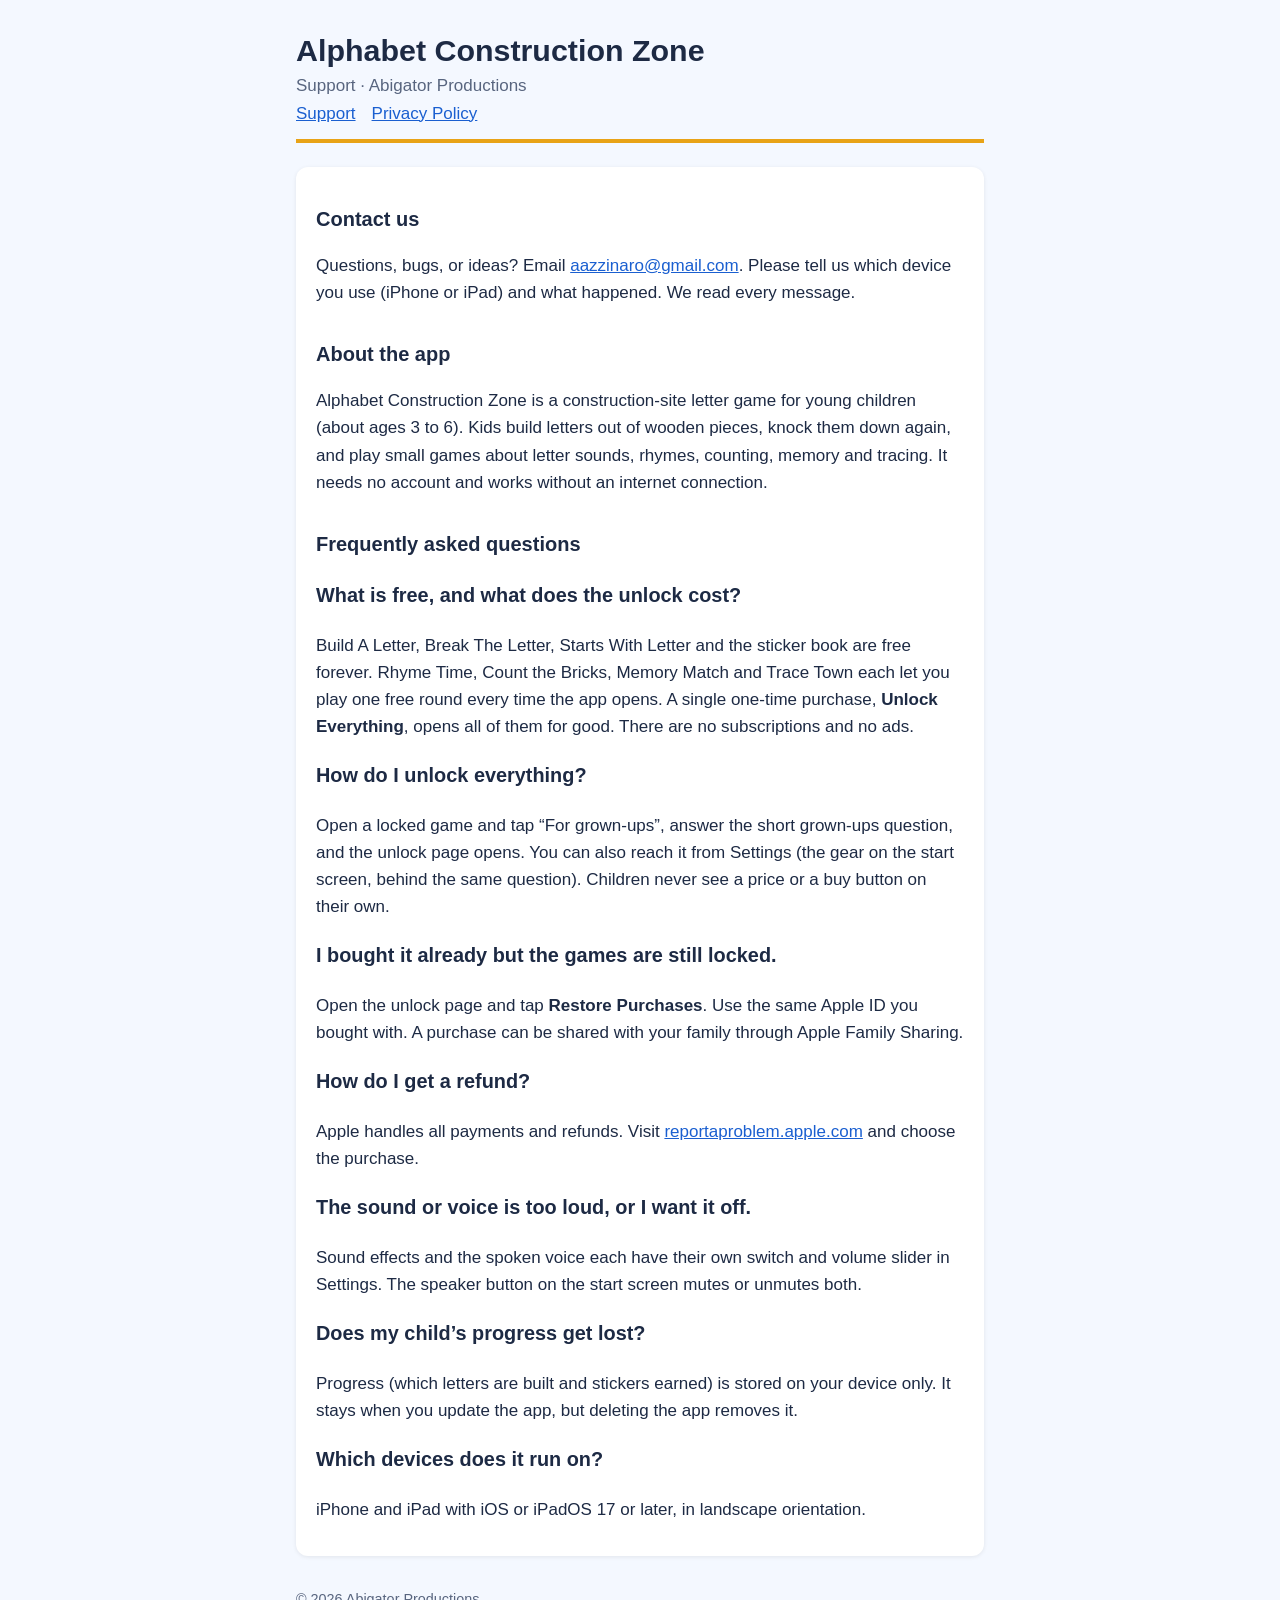
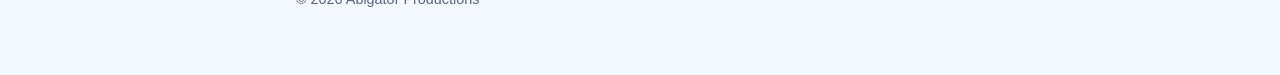
<file: index.html>
<!doctype html>
<html lang="en">
<head>
<meta charset="utf-8">
<meta name="viewport" content="width=device-width, initial-scale=1">
<title>Alphabet Construction Zone Support</title>
<link rel="stylesheet" href="style.css">
</head>
<body>
<main>
<header>
  <h1>Alphabet Construction Zone</h1>
  <p class="sub">Support &middot; Abigator Productions</p>
  <nav><a href="index.html">Support</a><a href="privacy.html">Privacy Policy</a></nav>
</header>

<div class="card">
<h2>Contact us</h2>
<p>Questions, bugs, or ideas? Email <a href="mailto:aazzinaro@gmail.com?subject=Alphabet%20Construction%20Zone">aazzinaro@gmail.com</a>. Please tell us which device you use (iPhone or iPad) and what happened. We read every message.</p>

<h2>About the app</h2>
<p>Alphabet Construction Zone is a construction-site letter game for young children (about ages 3 to 6). Kids build letters out of wooden pieces, knock them down again, and play small games about letter sounds, rhymes, counting, memory and tracing. It needs no account and works without an internet connection.</p>

<h2>Frequently asked questions</h2>

<h3>What is free, and what does the unlock cost?</h3>
<p>Build A Letter, Break The Letter, Starts With Letter and the sticker book are free forever. Rhyme Time, Count the Bricks, Memory Match and Trace Town each let you play one free round every time the app opens. A single one-time purchase, <strong>Unlock Everything</strong>, opens all of them for good. There are no subscriptions and no ads.</p>

<h3>How do I unlock everything?</h3>
<p>Open a locked game and tap &ldquo;For grown-ups&rdquo;, answer the short grown-ups question, and the unlock page opens. You can also reach it from Settings (the gear on the start screen, behind the same question). Children never see a price or a buy button on their own.</p>

<h3>I bought it already but the games are still locked.</h3>
<p>Open the unlock page and tap <strong>Restore Purchases</strong>. Use the same Apple ID you bought with. A purchase can be shared with your family through Apple Family Sharing.</p>

<h3>How do I get a refund?</h3>
<p>Apple handles all payments and refunds. Visit <a href="https://reportaproblem.apple.com">reportaproblem.apple.com</a> and choose the purchase.</p>

<h3>The sound or voice is too loud, or I want it off.</h3>
<p>Sound effects and the spoken voice each have their own switch and volume slider in Settings. The speaker button on the start screen mutes or unmutes both.</p>

<h3>Does my child&rsquo;s progress get lost?</h3>
<p>Progress (which letters are built and stickers earned) is stored on your device only. It stays when you update the app, but deleting the app removes it.</p>

<h3>Which devices does it run on?</h3>
<p>iPhone and iPad with iOS or iPadOS 17 or later, in landscape orientation.</p>
</div>

<footer>&copy; 2026 Abigator Productions</footer>
</main>
</body>
</html>
</file>
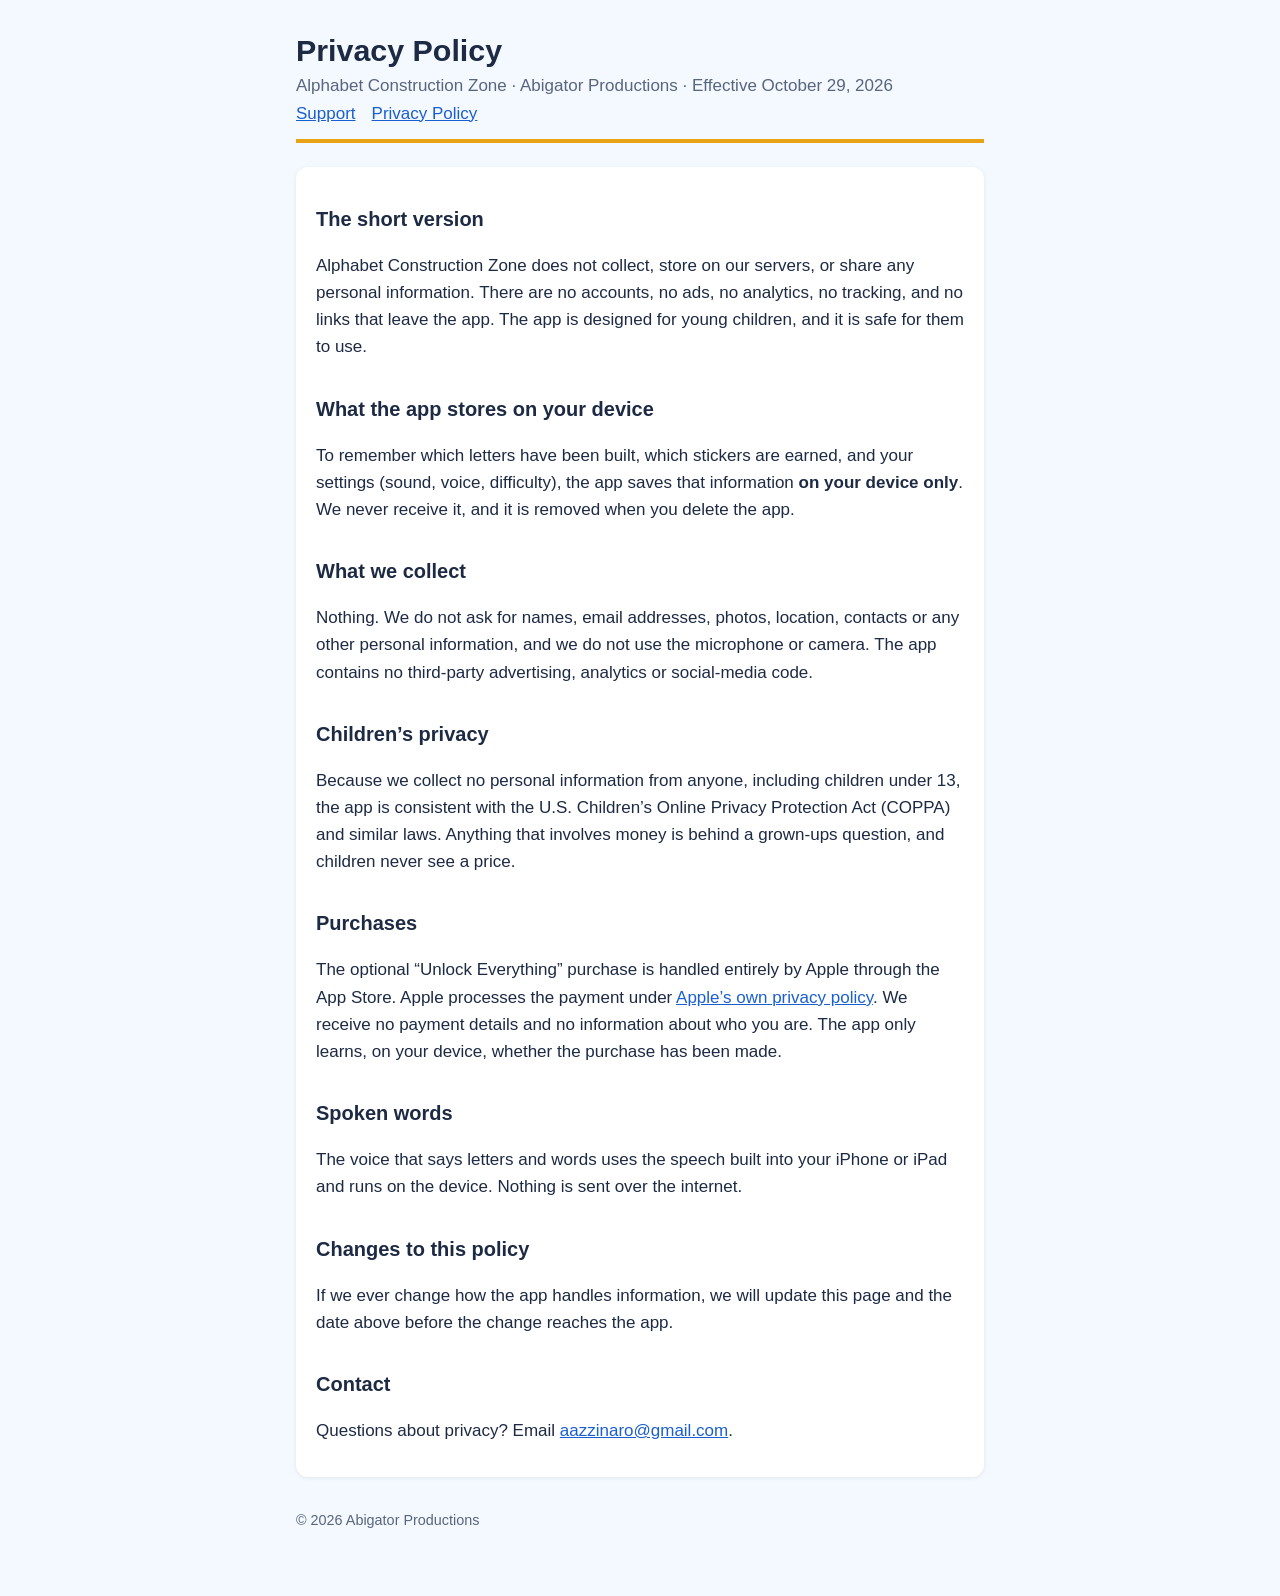
<file: privacy.html>
<!doctype html>
<html lang="en">
<head>
<meta charset="utf-8">
<meta name="viewport" content="width=device-width, initial-scale=1">
<title>Alphabet Construction Zone Privacy Policy</title>
<link rel="stylesheet" href="style.css">
</head>
<body>
<main>
<header>
  <h1>Privacy Policy</h1>
  <p class="sub">Alphabet Construction Zone &middot; Abigator Productions &middot; Effective October 29, 2026</p>
  <nav><a href="index.html">Support</a><a href="privacy.html">Privacy Policy</a></nav>
</header>

<div class="card">
<h2>The short version</h2>
<p>Alphabet Construction Zone does not collect, store on our servers, or share any personal information. There are no accounts, no ads, no analytics, no tracking, and no links that leave the app. The app is designed for young children, and it is safe for them to use.</p>

<h2>What the app stores on your device</h2>
<p>To remember which letters have been built, which stickers are earned, and your settings (sound, voice, difficulty), the app saves that information <strong>on your device only</strong>. We never receive it, and it is removed when you delete the app.</p>

<h2>What we collect</h2>
<p>Nothing. We do not ask for names, email addresses, photos, location, contacts or any other personal information, and we do not use the microphone or camera. The app contains no third-party advertising, analytics or social-media code.</p>

<h2>Children&rsquo;s privacy</h2>
<p>Because we collect no personal information from anyone, including children under 13, the app is consistent with the U.S. Children&rsquo;s Online Privacy Protection Act (COPPA) and similar laws. Anything that involves money is behind a grown-ups question, and children never see a price.</p>

<h2>Purchases</h2>
<p>The optional &ldquo;Unlock Everything&rdquo; purchase is handled entirely by Apple through the App Store. Apple processes the payment under <a href="https://www.apple.com/legal/privacy/">Apple&rsquo;s own privacy policy</a>. We receive no payment details and no information about who you are. The app only learns, on your device, whether the purchase has been made.</p>

<h2>Spoken words</h2>
<p>The voice that says letters and words uses the speech built into your iPhone or iPad and runs on the device. Nothing is sent over the internet.</p>

<h2>Changes to this policy</h2>
<p>If we ever change how the app handles information, we will update this page and the date above before the change reaches the app.</p>

<h2>Contact</h2>
<p>Questions about privacy? Email <a href="mailto:aazzinaro@gmail.com?subject=Alphabet%20Construction%20Zone%20privacy">aazzinaro@gmail.com</a>.</p>
</div>

<footer>&copy; 2026 Abigator Productions</footer>
</main>
</body>
</html>
</file>
<file: style.css>
:root { --bg:#f4f8ff; --card:#fff; --ink:#1d2a44; --muted:#58657f; --accent:#e8a317; --link:#1a5fd0; }
@media (prefers-color-scheme: dark) { :root { --bg:#111a2e; --card:#1a2742; --ink:#eaf0ff; --muted:#a6b3d1; --link:#8ab4ff; } }
* { box-sizing: border-box; }
body { margin:0; background:var(--bg); color:var(--ink); font:17px/1.6 -apple-system, BlinkMacSystemFont, "Segoe UI", Roboto, sans-serif; }
main { max-width: 720px; margin: 0 auto; padding: 32px 16px 64px; }
header { border-bottom: 4px solid var(--accent); margin-bottom: 24px; padding-bottom: 12px; }
h1 { margin: 0; font-size: 1.9rem; line-height: 1.2; }
h2 { margin-top: 2rem; font-size: 1.25rem; }
p.sub { margin: 4px 0 0; color: var(--muted); }
a { color: var(--link); }
.card { background: var(--card); border-radius: 12px; padding: 4px 20px 16px; box-shadow: 0 1px 4px rgba(0,0,0,.08); }
footer { margin-top: 32px; color: var(--muted); font-size: .9rem; }
nav a { margin-right: 16px; }
</file>
